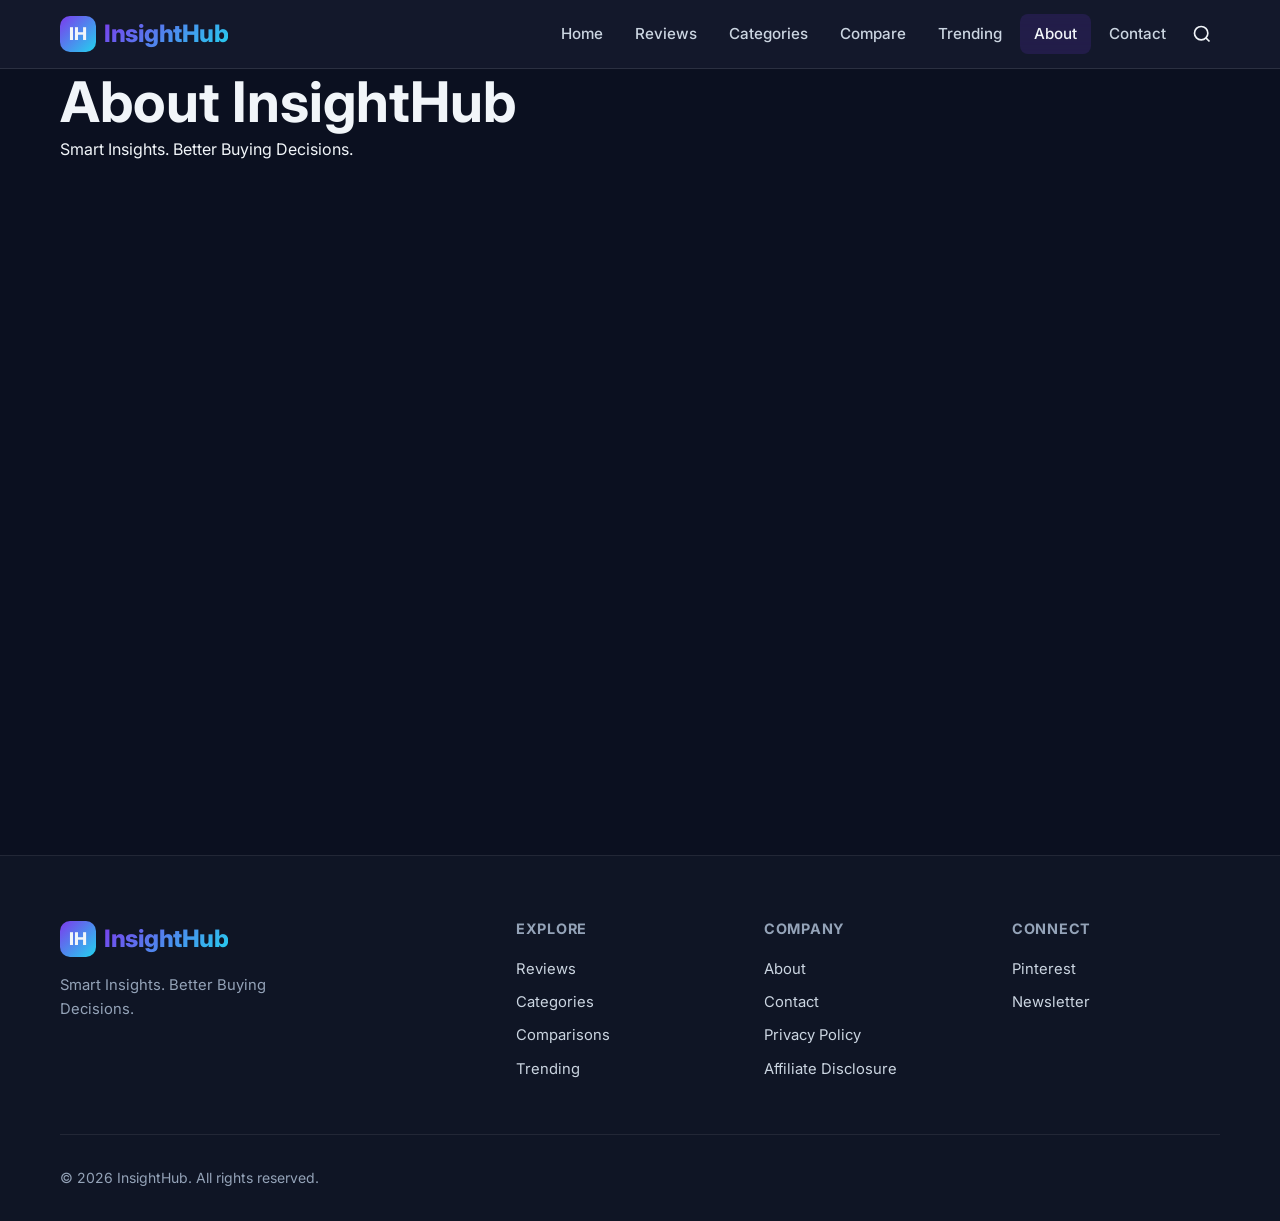
<file: about.html>
<!DOCTYPE html>
<html lang="en">
<head>
  <meta charset="UTF-8">
  <meta name="viewport" content="width=device-width, initial-scale=1.0">
  <title>About Us — InsightHub</title>
  <meta name="description" content="Learn about InsightHub — our mission to deliver honest product reviews and help you make smarter buying decisions.">
  <link rel="canonical" href="https://armeljr7.github.io/insighthub/about.html">
  <meta property="og:title" content="About Us — InsightHub">
  <meta property="og:description" content="Our mission: honest reviews and smarter buying decisions.">
  <meta property="og:type" content="website">
  <meta property="og:url" content="https://armeljr7.github.io/insighthub/about.html">
  <meta name="twitter:card" content="summary">
  <link rel="icon" href="favicon.ico" type="image/x-icon">
  <link rel="preconnect" href="https://fonts.googleapis.com">
  <link rel="preconnect" href="https://fonts.gstatic.com" crossorigin>
  <link href="https://fonts.googleapis.com/css2?family=Inter:wght@400;500;600;700;800&display=swap" rel="stylesheet">
  <link rel="stylesheet" href="css/style.css">
</head>
<body>
  <nav class="navbar" role="navigation" aria-label="Main navigation">
    <div class="nav-container">
      <a href="index.html" class="logo"><div class="logo-icon">IH</div><span>InsightHub</span></a>
      <div class="nav-links">
        <a href="index.html">Home</a>
        <a href="reviews.html">Reviews</a>
        <a href="categories.html">Categories</a>
        <a href="comparison.html">Compare</a>
        <a href="trending.html">Trending</a>
        <a href="about.html" class="active">About</a>
        <a href="contact.html">Contact</a>
        <button class="search-btn" aria-label="Open search"><svg width="20" height="20" fill="none" stroke="currentColor" stroke-width="2" viewBox="0 0 24 24"><circle cx="11" cy="11" r="8"/><path d="m21 21-4.35-4.35"/></svg></button>
      </div>
      <button class="menu-toggle" aria-label="Toggle mobile menu"><span></span><span></span><span></span></button>
    </div>
  </nav>
  <div class="mobile-nav">
    <a href="index.html">Home</a>
    <a href="reviews.html">Reviews</a>
    <a href="categories.html">Categories</a>
    <a href="comparison.html">Compare</a>
    <a href="trending.html">Trending</a>
    <a href="about.html">About</a>
    <a href="contact.html">Contact</a>
  </div>
  <div class="search-overlay" role="dialog" aria-label="Search">
    <button class="search-close" aria-label="Close search">&times;</button>
    <div class="search-box">
      <span class="search-icon">🔍</span>
      <input type="search" placeholder="Search products, reviews, categories..." aria-label="Search products">
      <div class="search-results"></div>
    </div>
  </div>

  <header class="page-header">
    <div class="container">
      <h1>About InsightHub</h1>
      <p>Smart Insights. Better Buying Decisions.</p>
    </div>
  </header>

  <section class="section" style="padding-top: 0;">
    <div class="container">
      <div class="content-page fade-in">
        <h2>Our Mission</h2>
        <p>InsightHub exists to cut through marketing noise. We publish honest, detailed product reviews, clear comparisons, and practical buying guides so you can spend with confidence — not regret.</p>
        <p>We believe every purchase should be informed by real-world testing, transparent ratings, and straightforward recommendations. No hype. No fluff. Just insights that help you decide.</p>

        <h2>How We Work</h2>
        <p>Every review follows a consistent structure: overall score, key features, pros and cons, a clear verdict, and current pricing context. We test products when possible and synthesize expert and user feedback when hands-on testing isn’t available.</p>
        <p>Our comparison tables put ratings, strengths, weaknesses, ideal use cases, and prices side by side so you can see the trade-offs instantly.</p>

        <h2>Independence & Transparency</h2>
        <p>InsightHub participates in affiliate programs. When you buy through our links, we may earn a commission at no extra cost to you. This revenue supports our research and keeps the site free for readers.</p>
        <p>Affiliate relationships never dictate our scores or recommendations. We disclose this clearly on every relevant page. Read our full <a href="disclosure.html">Affiliate Disclosure</a>.</p>

        <h2>Categories We Cover</h2>
        <p>Tech, Gaming, Home, Fitness, Office, Mobile, Audio, and Lifestyle. We focus on products where a thoughtful purchase decision makes a meaningful difference in daily life.</p>

        <h2>Get in Touch</h2>
        <p>Questions, product suggestions, or feedback? We’d love to hear from you. Visit our <a href="contact.html">Contact</a> page or reach out via the newsletter signup on the homepage.</p>
      </div>
    </div>
  </section>

  <footer class="footer">
    <div class="container">
      <div class="footer-grid">
        <div class="footer-brand">
          <a href="index.html" class="logo"><div class="logo-icon">IH</div><span>InsightHub</span></a>
          <p>Smart Insights. Better Buying Decisions.</p>
        </div>
        <div class="footer-col">
          <h4>Explore</h4>
          <a href="reviews.html">Reviews</a>
          <a href="categories.html">Categories</a>
          <a href="comparison.html">Comparisons</a>
          <a href="trending.html">Trending</a>
        </div>
        <div class="footer-col">
          <h4>Company</h4>
          <a href="about.html">About</a>
          <a href="contact.html">Contact</a>
          <a href="privacy.html">Privacy Policy</a>
          <a href="disclosure.html">Affiliate Disclosure</a>
        </div>
        <div class="footer-col">
          <h4>Connect</h4>
          <a href="https://pinterest.com" target="_blank" rel="noopener">Pinterest</a>
          <a href="contact.html">Newsletter</a>
        </div>
      </div>
      <div class="footer-bottom">
        <p>&copy; 2026 InsightHub. All rights reserved.</p>
      </div>
    </div>
  </footer>
  <script src="js/script.js"></script>
</body>
</html>
</file>
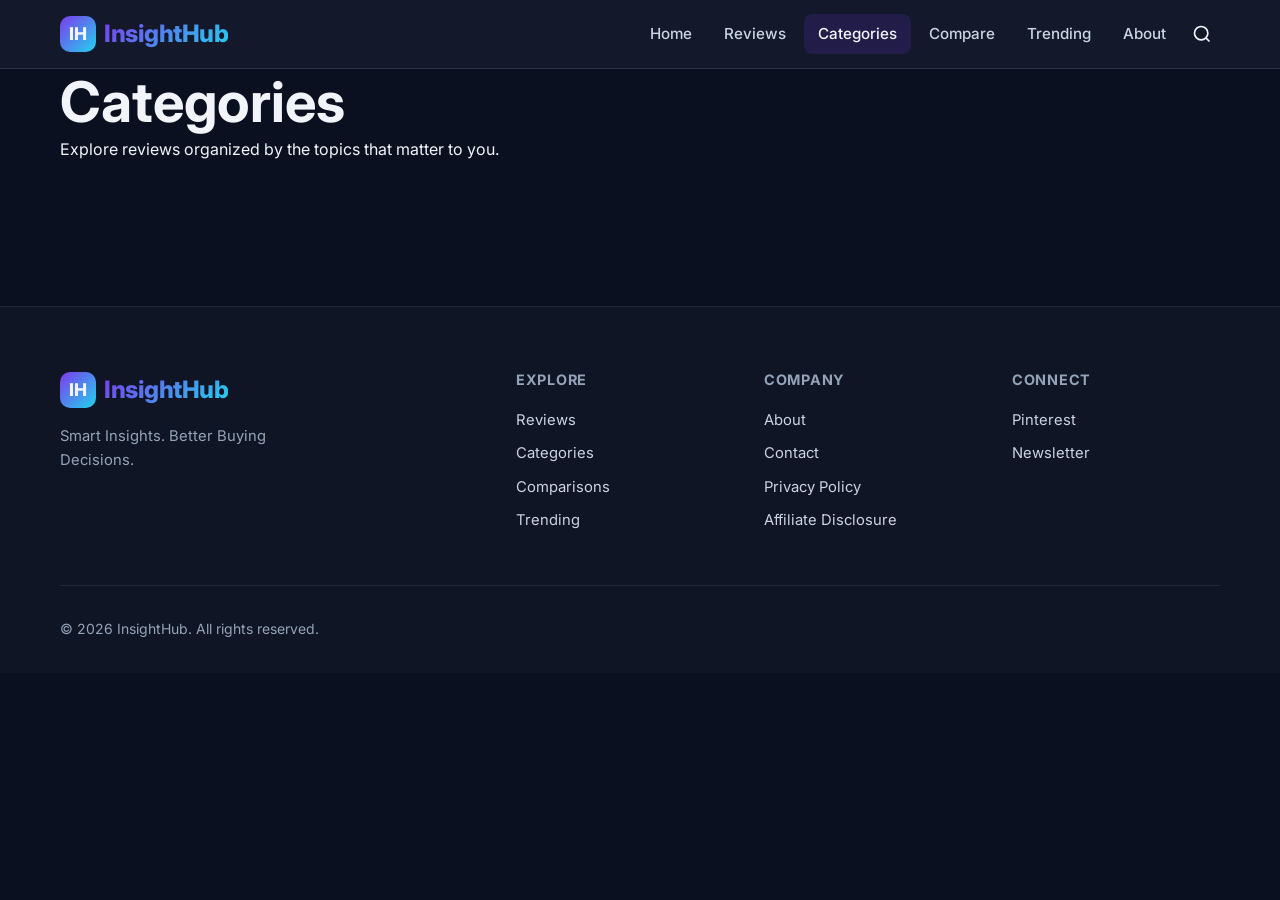
<file: categories.html>
<!DOCTYPE html>
<html lang="en">
<head>
  <meta charset="UTF-8">
  <meta name="viewport" content="width=device-width, initial-scale=1.0">
  <title>Categories — InsightHub</title>
  <meta name="description" content="Browse product reviews by category: Tech, Gaming, Home, Fitness, Office, Mobile, Audio, and Lifestyle.">
  <link rel="canonical" href="https://yourusername.github.io/InsightHub/categories.html">
  <meta property="og:title" content="Categories — InsightHub">
  <meta property="og:description" content="Browse product reviews by category.">
  <meta property="og:type" content="website">
  <meta property="og:url" content="https://yourusername.github.io/InsightHub/categories.html">
  <meta name="twitter:card" content="summary">
  <link rel="icon" href="favicon.ico" type="image/x-icon">
  <link rel="preconnect" href="https://fonts.googleapis.com">
  <link rel="preconnect" href="https://fonts.gstatic.com" crossorigin>
  <link href="https://fonts.googleapis.com/css2?family=Inter:wght@400;500;600;700;800&display=swap" rel="stylesheet">
  <link rel="stylesheet" href="css/style.css">
</head>
<body>
  <nav class="navbar" role="navigation" aria-label="Main navigation">
    <div class="nav-container">
      <a href="index.html" class="logo"><div class="logo-icon">IH</div><span>InsightHub</span></a>
      <div class="nav-links">
        <a href="index.html">Home</a>
        <a href="reviews.html">Reviews</a>
        <a href="categories.html" class="active">Categories</a>
        <a href="comparison.html">Compare</a>
        <a href="trending.html">Trending</a>
        <a href="about.html">About</a>
        <button class="search-btn" aria-label="Open search"><svg width="20" height="20" fill="none" stroke="currentColor" stroke-width="2" viewBox="0 0 24 24"><circle cx="11" cy="11" r="8"/><path d="m21 21-4.35-4.35"/></svg></button>
      </div>
      <button class="menu-toggle" aria-label="Toggle mobile menu"><span></span><span></span><span></span></button>
    </div>
  </nav>
  <div class="mobile-nav">
    <a href="index.html">Home</a>
    <a href="reviews.html">Reviews</a>
    <a href="categories.html">Categories</a>
    <a href="comparison.html">Compare</a>
    <a href="trending.html">Trending</a>
    <a href="about.html">About</a>
    <a href="contact.html">Contact</a>
  </div>
  <div class="search-overlay" role="dialog" aria-label="Search">
    <button class="search-close" aria-label="Close search">&times;</button>
    <div class="search-box">
      <span class="search-icon">🔍</span>
      <input type="search" placeholder="Search products, reviews, categories..." aria-label="Search products">
      <div class="search-results"></div>
    </div>
  </div>

  <header class="page-header">
    <div class="container">
      <h1>Categories</h1>
      <p>Explore reviews organized by the topics that matter to you.</p>
    </div>
  </header>

  <section class="section" style="padding-top: 0;">
    <div class="container">
      <!-- Dynamic Categories Grid: Automatically populated by js/script.js -->
      <div class="grid-4" id="categories-page-grid"></div>
    </div>
  </section>

  <footer class="footer">
    <div class="container">
      <div class="footer-grid">
        <div class="footer-brand">
          <a href="index.html" class="logo"><div class="logo-icon">IH</div><span>InsightHub</span></a>
          <p>Smart Insights. Better Buying Decisions.</p>
        </div>
        <div class="footer-col">
          <h4>Explore</h4>
          <a href="reviews.html">Reviews</a>
          <a href="categories.html">Categories</a>
          <a href="comparison.html">Comparisons</a>
          <a href="trending.html">Trending</a>
        </div>
        <div class="footer-col">
          <h4>Company</h4>
          <a href="about.html">About</a>
          <a href="contact.html">Contact</a>
          <a href="privacy.html">Privacy Policy</a>
          <a href="disclosure.html">Affiliate Disclosure</a>
        </div>
        <div class="footer-col">
          <h4>Connect</h4>
          <a href="https://pinterest.com" target="_blank" rel="noopener">Pinterest</a>
          <a href="contact.html">Newsletter</a>
        </div>
      </div>
      <div class="footer-bottom">
        <p>&copy; 2026 InsightHub. All rights reserved.</p>
      </div>
    </div>
  </footer>
  <script src="js/script.js"></script>
</body>
</html>
</file>
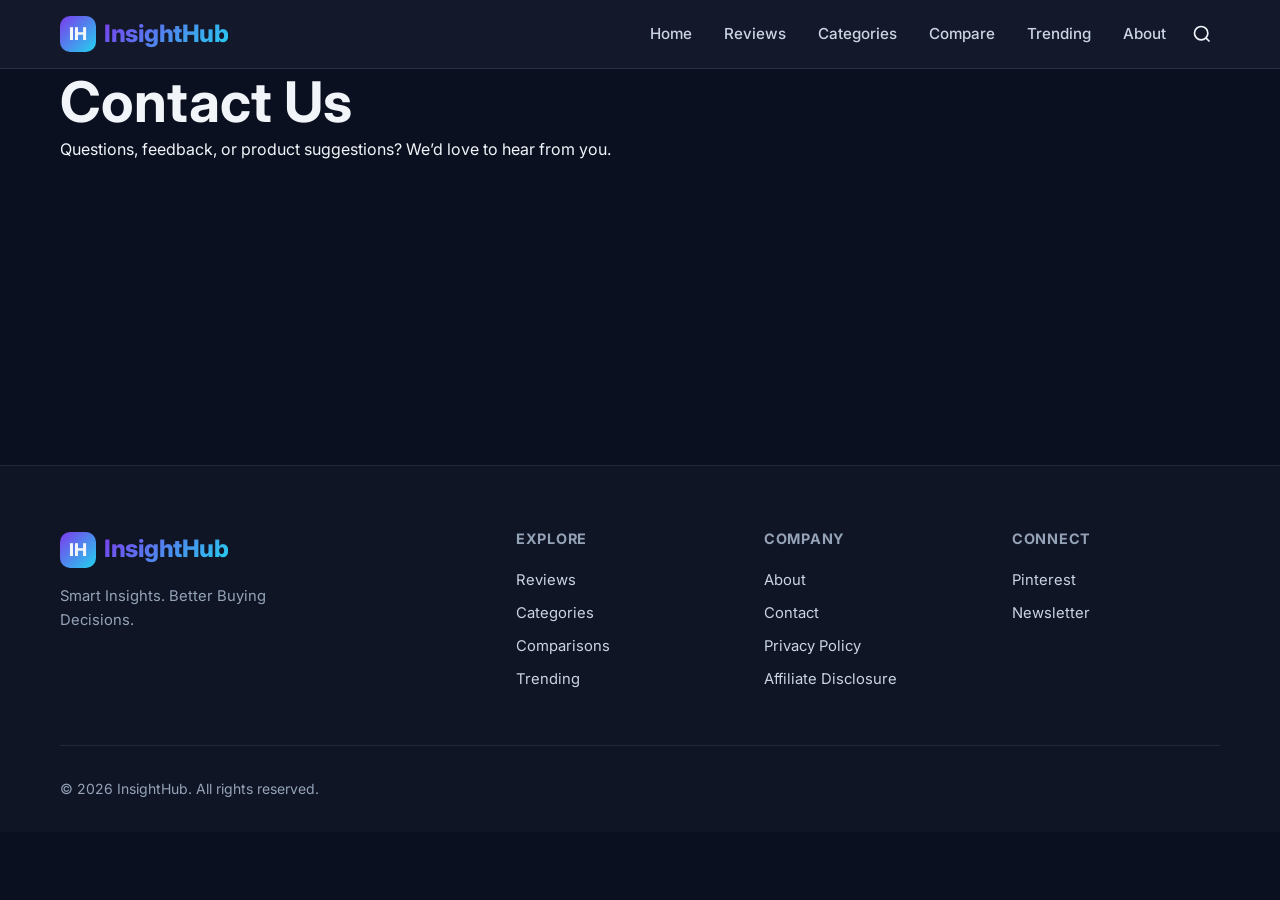
<file: contact.html>
<!DOCTYPE html>
<html lang="en">
<head>
  <meta charset="UTF-8">
  <meta name="viewport" content="width=device-width, initial-scale=1.0">
  <title>Contact — InsightHub</title>
  <meta name="description" content="Get in touch with InsightHub. Questions, feedback, or product suggestions welcome.">
  <link rel="canonical" href="https://yourusername.github.io/InsightHub/contact.html">
  <meta property="og:title" content="Contact — InsightHub">
  <meta property="og:description" content="Get in touch with the InsightHub team.">
  <meta property="og:type" content="website">
  <meta property="og:url" content="https://yourusername.github.io/InsightHub/contact.html">
  <meta name="twitter:card" content="summary">
  <link rel="icon" href="favicon.ico" type="image/x-icon">
  <link rel="preconnect" href="https://fonts.googleapis.com">
  <link rel="preconnect" href="https://fonts.gstatic.com" crossorigin>
  <link href="https://fonts.googleapis.com/css2?family=Inter:wght@400;500;600;700;800&display=swap" rel="stylesheet">
  <link rel="stylesheet" href="css/style.css">
</head>
<body>
  <nav class="navbar" role="navigation" aria-label="Main navigation">
    <div class="nav-container">
      <a href="index.html" class="logo"><div class="logo-icon">IH</div><span>InsightHub</span></a>
      <div class="nav-links">
        <a href="index.html">Home</a>
        <a href="reviews.html">Reviews</a>
        <a href="categories.html">Categories</a>
        <a href="comparison.html">Compare</a>
        <a href="trending.html">Trending</a>
        <a href="about.html">About</a>
        <button class="search-btn" aria-label="Open search"><svg width="20" height="20" fill="none" stroke="currentColor" stroke-width="2" viewBox="0 0 24 24"><circle cx="11" cy="11" r="8"/><path d="m21 21-4.35-4.35"/></svg></button>
      </div>
      <button class="menu-toggle" aria-label="Toggle mobile menu"><span></span><span></span><span></span></button>
    </div>
  </nav>
  <div class="mobile-nav">
    <a href="index.html">Home</a>
    <a href="reviews.html">Reviews</a>
    <a href="categories.html">Categories</a>
    <a href="comparison.html">Compare</a>
    <a href="trending.html">Trending</a>
    <a href="about.html">About</a>
    <a href="contact.html">Contact</a>
  </div>
  <div class="search-overlay" role="dialog" aria-label="Search">
    <button class="search-close" aria-label="Close search">&times;</button>
    <div class="search-box">
      <span class="search-icon">🔍</span>
      <input type="search" placeholder="Search products, reviews, categories..." aria-label="Search products">
      <div class="search-results"></div>
    </div>
  </div>

  <header class="page-header">
    <div class="container">
      <h1>Contact Us</h1>
      <p>Questions, feedback, or product suggestions? We’d love to hear from you.</p>
    </div>
  </header>

  <section class="section" style="padding-top: 0;">
    <div class="container">
      <form class="contact-form fade-in" action="#" method="post" onsubmit="event.preventDefault(); this.querySelector('button').textContent='Message Sent!'; this.reset(); setTimeout(()=>{this.querySelector('button').textContent='Send Message'},3000);">
        <div class="form-group">
          <label for="name">Name</label>
          <input type="text" id="name" name="name" required placeholder="Your name" autocomplete="name">
        </div>
        <div class="form-group">
          <label for="email">Email</label>
          <input type="email" id="email" name="email" required placeholder="you@example.com" autocomplete="email">
        </div>
        <div class="form-group">
          <label for="subject">Subject</label>
          <select id="subject" name="subject">
            <option value="general">General Inquiry</option>
            <option value="feedback">Feedback</option>
            <option value="suggestion">Product Suggestion</option>
            <option value="partnership">Partnership</option>
            <option value="other">Other</option>
          </select>
        </div>
        <div class="form-group">
          <label for="message">Message</label>
          <textarea id="message" name="message" required placeholder="How can we help?"></textarea>
        </div>
        <button type="submit" class="btn btn-primary" style="width:100%;">Send Message</button>
      </form>
    </div>
  </section>

  <footer class="footer">
    <div class="container">
      <div class="footer-grid">
        <div class="footer-brand">
          <a href="index.html" class="logo"><div class="logo-icon">IH</div><span>InsightHub</span></a>
          <p>Smart Insights. Better Buying Decisions.</p>
        </div>
        <div class="footer-col">
          <h4>Explore</h4>
          <a href="reviews.html">Reviews</a>
          <a href="categories.html">Categories</a>
          <a href="comparison.html">Comparisons</a>
          <a href="trending.html">Trending</a>
        </div>
        <div class="footer-col">
          <h4>Company</h4>
          <a href="about.html">About</a>
          <a href="contact.html">Contact</a>
          <a href="privacy.html">Privacy Policy</a>
          <a href="disclosure.html">Affiliate Disclosure</a>
        </div>
        <div class="footer-col">
          <h4>Connect</h4>
          <a href="https://pinterest.com" target="_blank" rel="noopener">Pinterest</a>
          <a href="contact.html">Newsletter</a>
        </div>
      </div>
      <div class="footer-bottom">
        <p>&copy; 2026 InsightHub. All rights reserved.</p>
      </div>
    </div>
  </footer>
  <script src="js/script.js"></script>
</body>
</html>
</file>
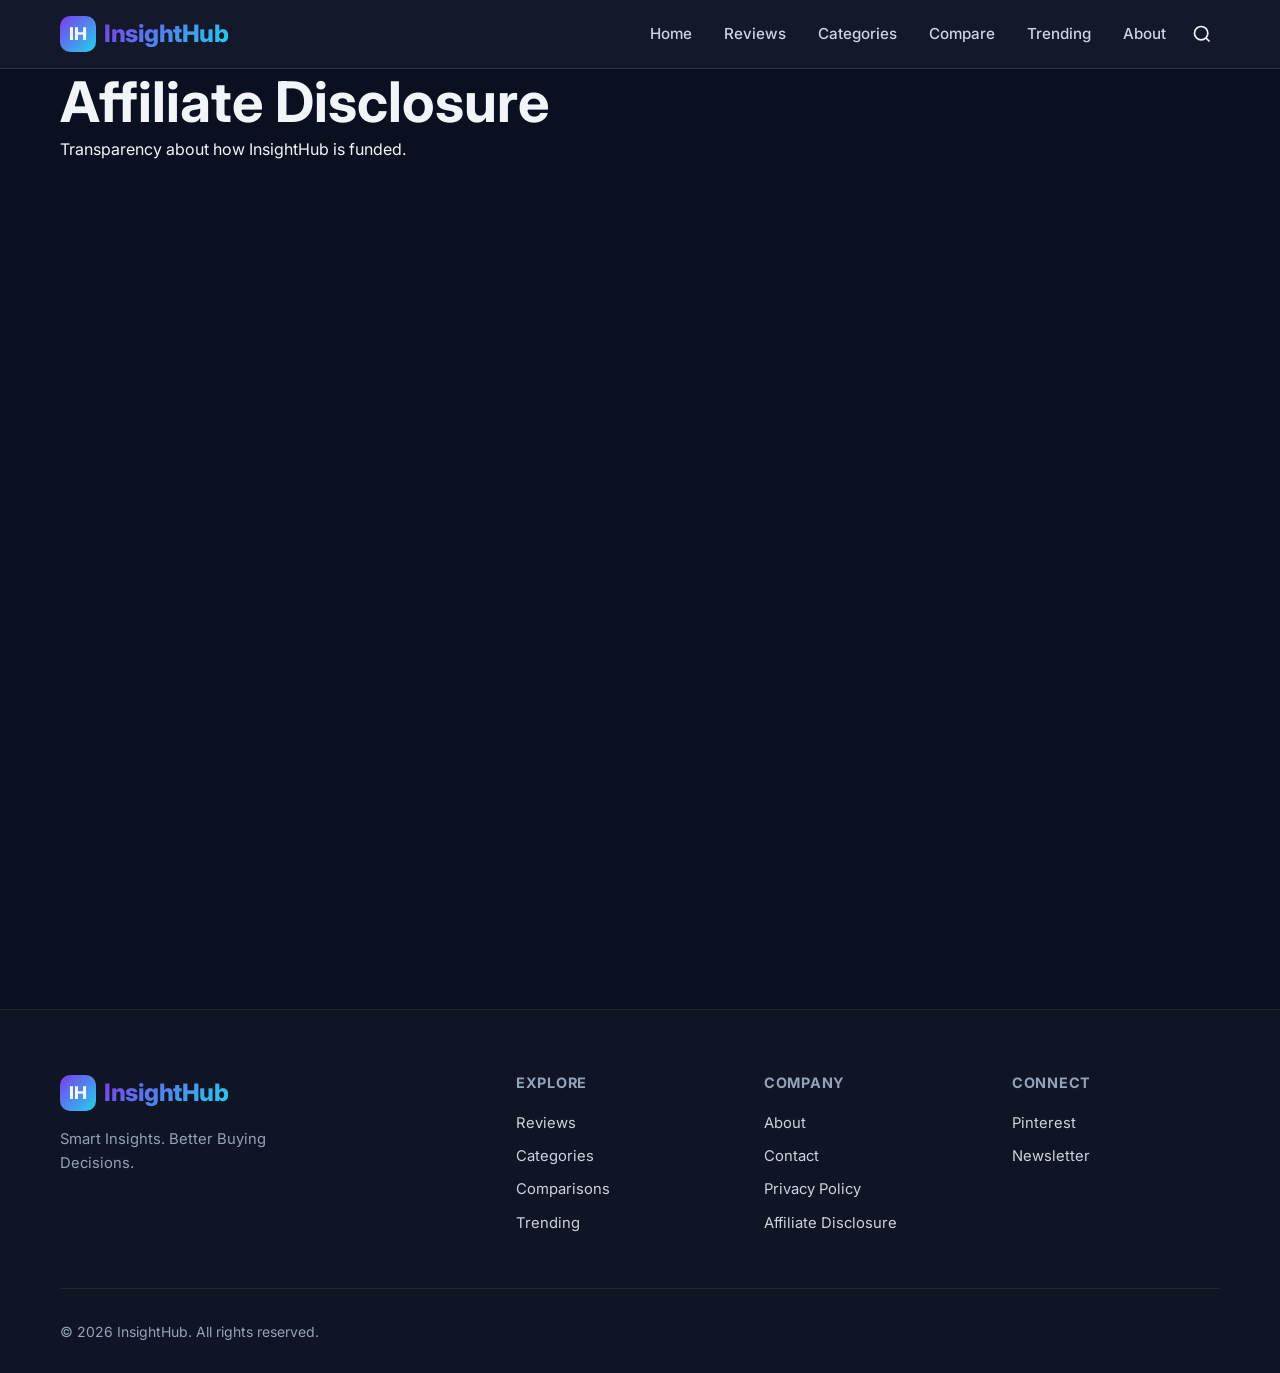
<file: disclosure.html>
<!DOCTYPE html>
<html lang="en">
<head>
  <meta charset="UTF-8">
  <meta name="viewport" content="width=device-width, initial-scale=1.0">
  <title>Affiliate Disclosure — InsightHub</title>
  <meta name="description" content="InsightHub affiliate disclosure. How we earn commissions and maintain editorial independence.">
  <link rel="canonical" href="https://yourusername.github.io/InsightHub/disclosure.html">
  <meta property="og:title" content="Affiliate Disclosure — InsightHub">
  <meta property="og:type" content="website">
  <meta property="og:url" content="https://yourusername.github.io/InsightHub/disclosure.html">
  <meta name="twitter:card" content="summary">
  <link rel="icon" href="favicon.ico" type="image/x-icon">
  <link rel="preconnect" href="https://fonts.googleapis.com">
  <link rel="preconnect" href="https://fonts.gstatic.com" crossorigin>
  <link href="https://fonts.googleapis.com/css2?family=Inter:wght@400;500;600;700;800&display=swap" rel="stylesheet">
  <link rel="stylesheet" href="css/style.css">
</head>
<body>
  <nav class="navbar" role="navigation" aria-label="Main navigation">
    <div class="nav-container">
      <a href="index.html" class="logo"><div class="logo-icon">IH</div><span>InsightHub</span></a>
      <div class="nav-links">
        <a href="index.html">Home</a>
        <a href="reviews.html">Reviews</a>
        <a href="categories.html">Categories</a>
        <a href="comparison.html">Compare</a>
        <a href="trending.html">Trending</a>
        <a href="about.html">About</a>
        <button class="search-btn" aria-label="Open search"><svg width="20" height="20" fill="none" stroke="currentColor" stroke-width="2" viewBox="0 0 24 24"><circle cx="11" cy="11" r="8"/><path d="m21 21-4.35-4.35"/></svg></button>
      </div>
      <button class="menu-toggle" aria-label="Toggle mobile menu"><span></span><span></span><span></span></button>
    </div>
  </nav>
  <div class="mobile-nav">
    <a href="index.html">Home</a>
    <a href="reviews.html">Reviews</a>
    <a href="categories.html">Categories</a>
    <a href="comparison.html">Compare</a>
    <a href="trending.html">Trending</a>
    <a href="about.html">About</a>
    <a href="contact.html">Contact</a>
  </div>
  <div class="search-overlay" role="dialog" aria-label="Search">
    <button class="search-close" aria-label="Close search">&times;</button>
    <div class="search-box">
      <span class="search-icon">🔍</span>
      <input type="search" placeholder="Search products..." aria-label="Search">
      <div class="search-results"></div>
    </div>
  </div>

  <header class="page-header">
    <div class="container">
      <h1>Affiliate Disclosure</h1>
      <p>Transparency about how InsightHub is funded.</p>
    </div>
  </header>

  <section class="section" style="padding-top: 0;">
    <div class="container">
      <div class="content-page fade-in">
        <h2>Our Commitment to Transparency</h2>
        <p>InsightHub participates in various affiliate marketing programs. This means that when you click certain links on our site and make a purchase, we may receive a commission from the retailer or manufacturer — at no additional cost to you.</p>

        <h2>How Affiliate Links Work</h2>
        <p>Affiliate links are typically marked with attributes such as <code>rel="nofollow sponsored"</code> and appear as buttons labeled “Check Latest Price,” “Check Price,” or similar. When you use these links:</p>
        <ul>
          <li>You are directed to a retailer’s website</li>
          <li>The retailer may track that you arrived via our referral</li>
          <li>If you complete a purchase, we may earn a small commission</li>
          <li>The price you pay is the same as if you visited the retailer directly</li>
        </ul>

        <h2>Editorial Independence</h2>
        <p>Affiliate relationships do not influence our product ratings, verdicts, or recommendations. We evaluate products based on features, performance, value, and real-world suitability. Commissions help cover the cost of research, testing, and keeping the site free for readers.</p>

        <h2>Programs We May Participate In</h2>
        <p>We may participate in programs operated by Amazon, major electronics retailers, and other merchants. Participation can change over time. Individual product links will indicate the relevant merchant when you click through.</p>

        <h2>Your Support</h2>
        <p>When you choose to purchase through our links, you help support independent reviews and buying guides. Thank you for your support.</p>

        <h2>Questions</h2>
        <p>If you have questions about our affiliate practices, please reach out via our <a href="contact.html">Contact</a> page.</p>

        <div class="affiliate-disclaimer" style="margin-top:2rem;">
          <strong>Summary:</strong> We may earn a commission when you buy through links on InsightHub. This never changes the price you pay and does not affect our honest recommendations.
        </div>
      </div>
    </div>
  </section>

  <footer class="footer">
    <div class="container">
      <div class="footer-grid">
        <div class="footer-brand">
          <a href="index.html" class="logo"><div class="logo-icon">IH</div><span>InsightHub</span></a>
          <p>Smart Insights. Better Buying Decisions.</p>
        </div>
        <div class="footer-col">
          <h4>Explore</h4>
          <a href="reviews.html">Reviews</a>
          <a href="categories.html">Categories</a>
          <a href="comparison.html">Comparisons</a>
          <a href="trending.html">Trending</a>
        </div>
        <div class="footer-col">
          <h4>Company</h4>
          <a href="about.html">About</a>
          <a href="contact.html">Contact</a>
          <a href="privacy.html">Privacy Policy</a>
          <a href="disclosure.html">Affiliate Disclosure</a>
        </div>
        <div class="footer-col">
          <h4>Connect</h4>
          <a href="https://pinterest.com" target="_blank" rel="noopener">Pinterest</a>
          <a href="contact.html">Newsletter</a>
        </div>
      </div>
      <div class="footer-bottom">
        <p>&copy; 2026 InsightHub. All rights reserved.</p>
      </div>
    </div>
  </footer>
  <script src="js/script.js"></script>
</body>
</html>
</file>
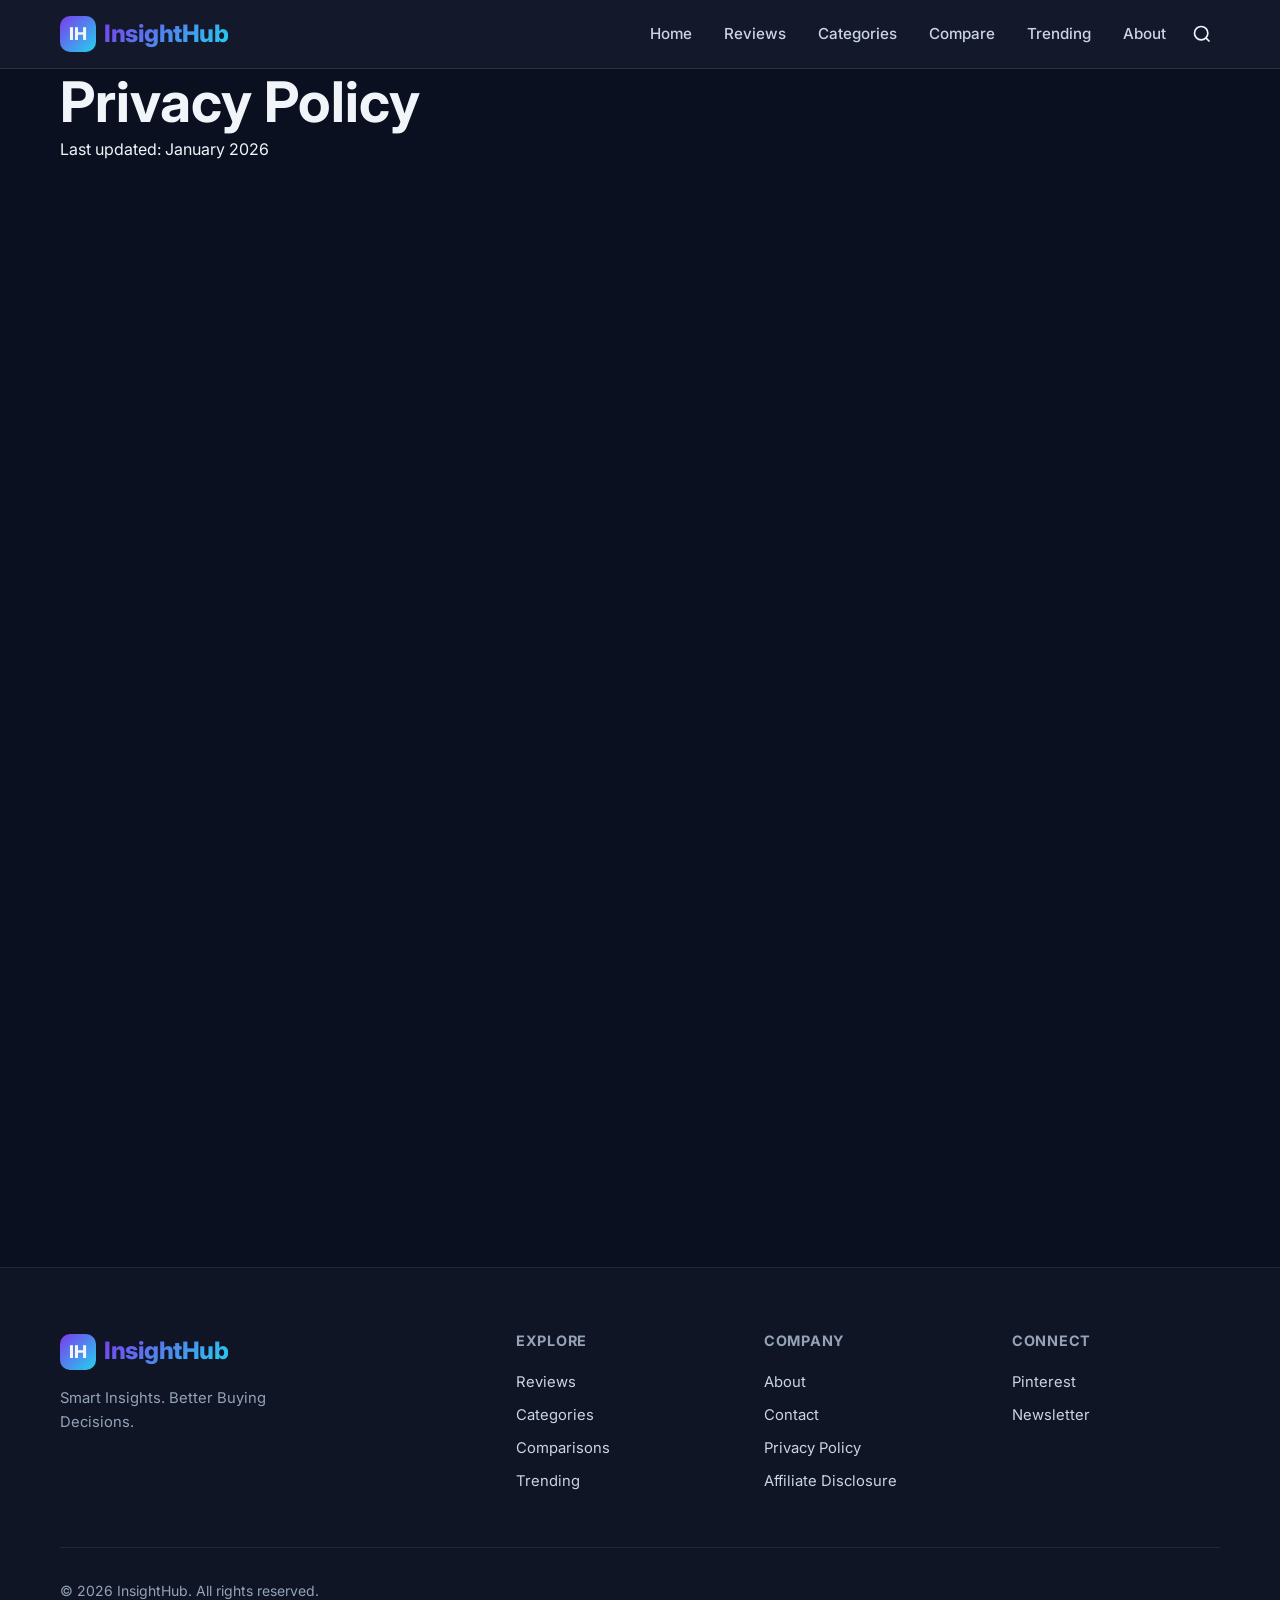
<file: privacy.html>
<!DOCTYPE html>
<html lang="en">
<head>
  <meta charset="UTF-8">
  <meta name="viewport" content="width=device-width, initial-scale=1.0">
  <title>Privacy Policy — InsightHub</title>
  <meta name="description" content="InsightHub Privacy Policy. How we collect, use, and protect your information.">
  <link rel="canonical" href="https://yourusername.github.io/InsightHub/privacy.html">
  <meta property="og:title" content="Privacy Policy — InsightHub">
  <meta property="og:type" content="website">
  <meta property="og:url" content="https://yourusername.github.io/InsightHub/privacy.html">
  <meta name="twitter:card" content="summary">
  <link rel="icon" href="favicon.ico" type="image/x-icon">
  <link rel="preconnect" href="https://fonts.googleapis.com">
  <link rel="preconnect" href="https://fonts.gstatic.com" crossorigin>
  <link href="https://fonts.googleapis.com/css2?family=Inter:wght@400;500;600;700;800&display=swap" rel="stylesheet">
  <link rel="stylesheet" href="css/style.css">
</head>
<body>
  <nav class="navbar" role="navigation" aria-label="Main navigation">
    <div class="nav-container">
      <a href="index.html" class="logo"><div class="logo-icon">IH</div><span>InsightHub</span></a>
      <div class="nav-links">
        <a href="index.html">Home</a>
        <a href="reviews.html">Reviews</a>
        <a href="categories.html">Categories</a>
        <a href="comparison.html">Compare</a>
        <a href="trending.html">Trending</a>
        <a href="about.html">About</a>
        <button class="search-btn" aria-label="Open search"><svg width="20" height="20" fill="none" stroke="currentColor" stroke-width="2" viewBox="0 0 24 24"><circle cx="11" cy="11" r="8"/><path d="m21 21-4.35-4.35"/></svg></button>
      </div>
      <button class="menu-toggle" aria-label="Toggle mobile menu"><span></span><span></span><span></span></button>
    </div>
  </nav>
  <div class="mobile-nav">
    <a href="index.html">Home</a>
    <a href="reviews.html">Reviews</a>
    <a href="categories.html">Categories</a>
    <a href="comparison.html">Compare</a>
    <a href="trending.html">Trending</a>
    <a href="about.html">About</a>
    <a href="contact.html">Contact</a>
  </div>
  <div class="search-overlay" role="dialog" aria-label="Search">
    <button class="search-close" aria-label="Close search">&times;</button>
    <div class="search-box">
      <span class="search-icon">🔍</span>
      <input type="search" placeholder="Search products..." aria-label="Search">
      <div class="search-results"></div>
    </div>
  </div>

  <header class="page-header">
    <div class="container">
      <h1>Privacy Policy</h1>
      <p>Last updated: January 2026</p>
    </div>
  </header>

  <section class="section" style="padding-top: 0;">
    <div class="container">
      <div class="content-page fade-in">
        <h2>Introduction</h2>
        <p>InsightHub (“we,” “us,” or “our”) respects your privacy. This Privacy Policy explains how we collect, use, and protect information when you visit our website.</p>

        <h2>Information We Collect</h2>
        <p>We may collect information you voluntarily provide (such as email address when you subscribe to our newsletter or submit a contact form). We may also collect standard technical data such as browser type, device type, and pages visited through analytics tools.</p>

        <h2>How We Use Information</h2>
        <ul>
          <li>To respond to inquiries and provide customer support</li>
          <li>To send newsletters if you have opted in</li>
          <li>To improve our website and content</li>
          <li>To analyze traffic and usage patterns</li>
        </ul>

        <h2>Cookies & Analytics</h2>
        <p>We may use cookies and similar technologies for analytics and site functionality. You can control cookies through your browser settings. Third-party analytics providers may collect anonymized usage data according to their own privacy policies.</p>

        <h2>Affiliate Links</h2>
        <p>Our site contains affiliate links. When you click these links and make a purchase, the merchant may use cookies to track the referral. We do not control the privacy practices of third-party merchants. Please review their policies separately.</p>

        <h2>Third-Party Services</h2>
        <p>We may use services such as email newsletter providers, analytics platforms, and social sharing tools. These services have their own privacy policies governing how they handle data.</p>

        <h2>Data Security</h2>
        <p>We take reasonable measures to protect information submitted through our forms. No method of transmission over the internet is 100% secure.</p>

        <h2>Your Rights</h2>
        <p>Depending on your location, you may have rights to access, correct, or delete personal data we hold about you. Contact us via the <a href="contact.html">Contact</a> page to make a request.</p>

        <h2>Children’s Privacy</h2>
        <p>Our website is not directed at children under 13. We do not knowingly collect personal information from children.</p>

        <h2>Changes to This Policy</h2>
        <p>We may update this Privacy Policy from time to time. The “Last updated” date at the top will reflect the most recent revision.</p>

        <h2>Contact</h2>
        <p>For privacy-related questions, please use our <a href="contact.html">Contact</a> form.</p>
      </div>
    </div>
  </section>

  <footer class="footer">
    <div class="container">
      <div class="footer-grid">
        <div class="footer-brand">
          <a href="index.html" class="logo"><div class="logo-icon">IH</div><span>InsightHub</span></a>
          <p>Smart Insights. Better Buying Decisions.</p>
        </div>
        <div class="footer-col">
          <h4>Explore</h4>
          <a href="reviews.html">Reviews</a>
          <a href="categories.html">Categories</a>
          <a href="comparison.html">Comparisons</a>
          <a href="trending.html">Trending</a>
        </div>
        <div class="footer-col">
          <h4>Company</h4>
          <a href="about.html">About</a>
          <a href="contact.html">Contact</a>
          <a href="privacy.html">Privacy Policy</a>
          <a href="disclosure.html">Affiliate Disclosure</a>
        </div>
        <div class="footer-col">
          <h4>Connect</h4>
          <a href="https://pinterest.com" target="_blank" rel="noopener">Pinterest</a>
          <a href="contact.html">Newsletter</a>
        </div>
      </div>
      <div class="footer-bottom">
        <p>&copy; 2026 InsightHub. All rights reserved.</p>
      </div>
    </div>
  </footer>
  <script src="js/script.js"></script>
</body>
</html>
</file>
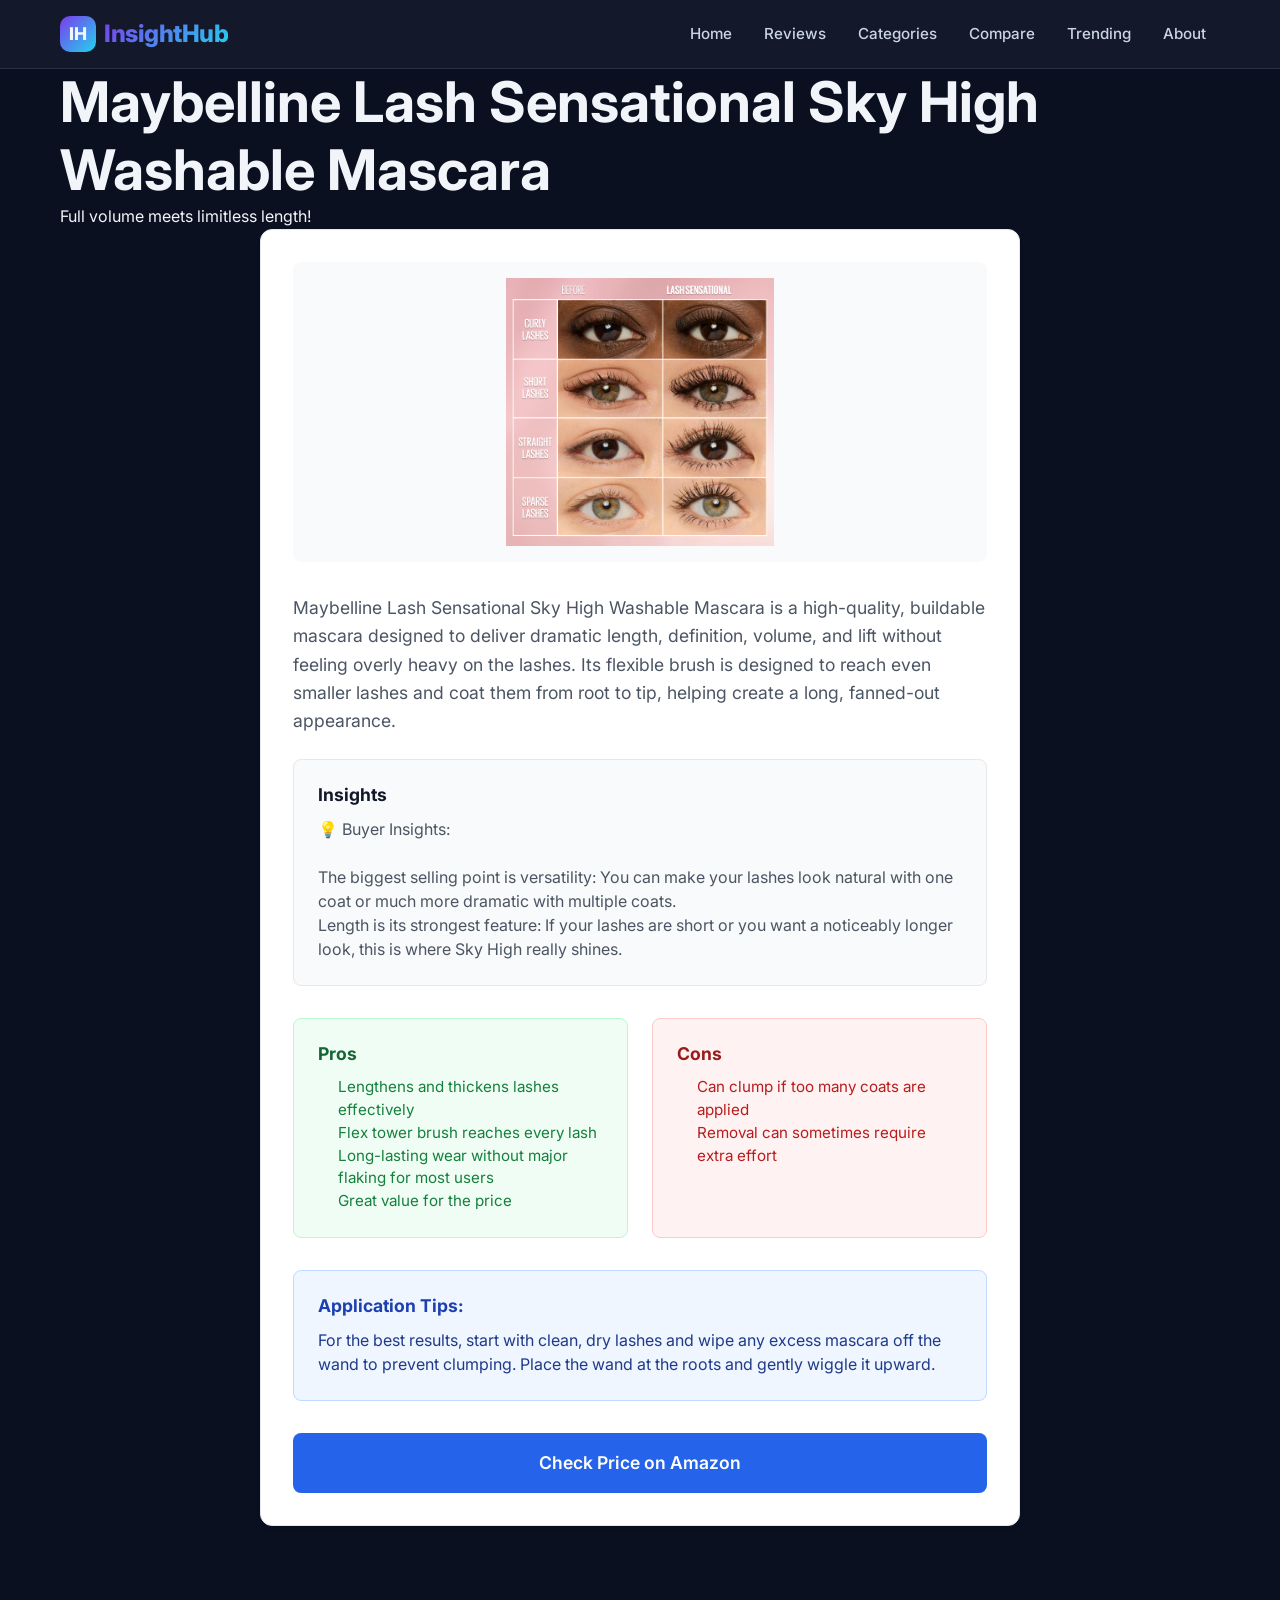
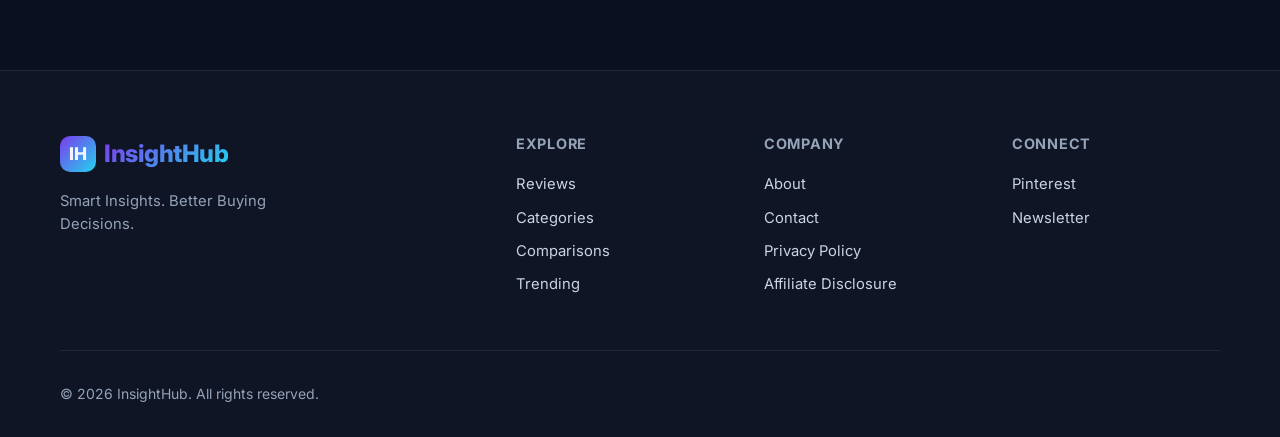
<file: product.html>
<!DOCTYPE html>
<html lang="en">
<head>
  <meta charset="UTF-8">
  <meta name="viewport" content="width=device-width, initial-scale=1.0">
  <title id="page-title">Product Review — InsightHub</title>
  <meta name="description" content="In-depth product review, pros, cons, and buying guide.">
  <link rel="canonical" href="https://armeljr7.github.io/insighthub/product.html">
  <link rel="icon" href="favicon.ico" type="image/x-icon">
  <link rel="preconnect" href="https://fonts.googleapis.com">
  <link rel="preconnect" href="https://fonts.gstatic.com" crossorigin>
  <link href="https://fonts.googleapis.com/css2?family=Inter:wght@400;500;600;700;800&display=swap" rel="stylesheet">
  <link rel="stylesheet" href="css/style.css">
</head>
<body>
  <nav class="navbar" role="navigation" aria-label="Main navigation">
    <div class="nav-container">
      <a href="index.html" class="logo"><div class="logo-icon">IH</div><span>InsightHub</span></a>
      <div class="nav-links">
        <a href="index.html">Home</a>
        <a href="reviews.html">Reviews</a>
        <a href="categories.html">Categories</a>
        <a href="comparison.html">Compare</a>
        <a href="trending.html">Trending</a>
        <a href="about.html">About</a>
      </div>
    </div>
  </nav>

  <header class="page-header">
    <div class="container">
      <h1 id="prod-name">Loading Product...</h1>
      <p id="prod-tagline">Please wait while we fetch the review details.</p>
    </div>
  </header>

  <section class="section" style="padding-top: 0;">
    <div class="container" style="max-width: 800px;">
      <div style="background: #ffffff; border-radius: 12px; padding: 2rem; box-shadow: 0 4px 6px -1px rgba(0,0,0,0.05); border: 1px solid #e5e7eb;">
        
        <!-- Product Image -->
        <div style="width: 100%; height: 300px; display: flex; align-items: center; justify-content: center; margin-bottom: 2rem; background: #f9fafb; border-radius: 8px;">
          <img id="prod-img" src="" alt="Product Image" style="max-height: 100%; object-fit: contain; padding: 1rem;">
        </div>

        <!-- Description -->
        <p id="prod-desc" style="color: #4b5563; font-size: 1.1rem; line-height: 1.6; margin-bottom: 1.5rem;"></p>
        
        <!-- Overall Review Box -->
        <div id="review-box" style="background: #f9fafb; border: 1px solid #e5e7eb; padding: 1.5rem; border-radius: 8px; margin-bottom: 2rem;">
          <h4 style="font-size: 1.1rem; color: #111827; margin-bottom: 0.75rem;">Insights</h4>
          <p id="prod-review" style="color: #4b5563; font-size: 1rem; line-height: 1.5; margin: 0; white-space: pre-line;"></p>
        </div>

        <!-- Pros & Cons Grid -->
        <div style="display: grid; grid-template-columns: 1fr 1fr; gap: 1.5rem; margin-bottom: 2rem;" id="pros-cons-container">
          <div style="background: #f0fdf4; border: 1px solid #bbf7d0; padding: 1.5rem; border-radius: 8px;">
            <h4 style="font-size: 1.1rem; color: #166534; margin-bottom: 0.75rem;">Pros</h4>
            <ul id="prod-pros" style="color: #15803d; margin: 0; padding-left: 1.25rem; font-size: 0.95rem; line-height: 1.5;"></ul>
          </div>
          <div style="background: #fef2f2; border: 1px solid #fecaca; padding: 1.5rem; border-radius: 8px;">
            <h4 style="font-size: 1.1rem; color: #991b1b; margin-bottom: 0.75rem;">Cons</h4>
            <ul id="prod-cons" style="color: #b91c1c; margin: 0; padding-left: 1.25rem; font-size: 0.95rem; line-height: 1.5;"></ul>
          </div>
        </div>

        <!-- Application Tips -->
        <div id="tips-box" style="background: #eff6ff; border: 1px solid #bfdbfe; padding: 1.5rem; border-radius: 8px; margin-bottom: 2rem;">
          <h4 style="font-size: 1.1rem; color: #1e40af; margin-bottom: 0.75rem;">Application Tips:</h4>
          <p id="prod-tips" style="color: #1e3a8a; font-size: 1rem; line-height: 1.5; margin: 0;"></p>
        </div>

        <!-- Buy Button -->
        <a id="prod-btn" href="#" target="_blank" rel="noopener" style="display: block; text-align: center; background: #2563eb; color: white; padding: 1rem 1.5rem; border-radius: 8px; font-weight: 600; text-decoration: none; font-size: 1.1rem;">Check Price on Amazon</a>
      
      </div>
    </div>
  </section>

  <footer class="footer">
    <div class="container">
      <div class="footer-grid">
        <div class="footer-brand">
          <a href="index.html" class="logo"><div class="logo-icon">IH</div><span>InsightHub</span></a>
          <p>Smart Insights. Better Buying Decisions.</p>
        </div>
        <div class="footer-col">
          <h4>Explore</h4>
          <a href="reviews.html">Reviews</a>
          <a href="categories.html">Categories</a>
          <a href="comparison.html">Comparisons</a>
          <a href="trending.html">Trending</a>
        </div>
        <div class="footer-col">
          <h4>Company</h4>
          <a href="about.html">About</a>
          <a href="contact.html">Contact</a>
          <a href="privacy.html">Privacy Policy</a>
          <a href="disclosure.html">Affiliate Disclosure</a>
        </div>
        <div class="footer-col">
          <h4>Connect</h4>
          <a href="https://pinterest.com" target="_blank" rel="noopener">Pinterest</a>
          <a href="contact.html">Newsletter</a>
        </div>
      </div>
      <div class="footer-bottom">
        <p>&copy; 2026 InsightHub. All rights reserved.</p>
      </div>
    </div>
  </footer>

  <script type="module">
    const productsData = {
      "sky-high": {
        name: "Maybelline Lash Sensational Sky High Washable Mascara",
        tagline: "Full volume meets limitless length!",
        image: "images/Maybelline.jpg",
        description: "Maybelline Lash Sensational Sky High Washable Mascara is a high-quality, buildable mascara designed to deliver dramatic length, definition, volume, and lift without feeling overly heavy on the lashes. Its flexible brush is designed to reach even smaller lashes and coat them from root to tip, helping create a long, fanned-out appearance.",
        review: `💡 Buyer Insights:\n\nThe biggest selling point is versatility: You can make your lashes look natural with one coat or much more dramatic with multiple coats.\nLength is its strongest feature: If your lashes are short or you want a noticeably longer look, this is where Sky High really shines.`,
        rating: "9.2",
        price: "$13",
        bestFor: "Budget-friendly length",
        badge: "Best Budget",
        pros: [
          "Lengthens and thickens lashes effectively",
          "Flex tower brush reaches every lash",
          "Long-lasting wear without major flaking for most users",
          "Great value for the price"
        ],
        cons: [
          "Can clump if too many coats are applied",
          "Removal can sometimes require extra effort"
        ],
        tips: "For the best results, start with clean, dry lashes and wipe any excess mascara off the wand to prevent clumping. Place the wand at the roots and gently wiggle it upward.",
        affiliateLink: "https://amzn.to/4x9gh96"
      },
      "lancome-hypnose": {
        name: "Lancôme Hypnôse Drama Extreme Volumizing Mascara",
        tagline: "Instant full volume for a dramatic lash look!",
        image: "images/Lancome.jpg",
        description: "Lancôme Hypnôse Drama Extreme Volumizing Mascara features a 24H wear formula designed for sensitive eyes, offering a clump-free, long-lasting, and intensely bold look with ultra-black pigment.",
        review: `💡 Buyer Insights:\n\nKnown for delivering intense, buildable volume without weighing down your lashes.\nThe oversized, curved brush coats every single lash instantly for high-impact definition.`,
        rating: "4.5",
        price: "$24",
        bestFor: "Extreme volume & luxury wear",
        badge: "Best Luxury",
        pros: [
          "Intense volume and 24-hour wear formula",
          "Safe for sensitive eyes and contact lens wearers",
          "Clump-free application with rich ultra-black pigment",
          "Curved brush lifts and coats effortlessly"
        ],
        cons: [
          "Higher price point compared to drugstore alternatives",
          "Oversized brush takes a little practice to avoid smudging"
        ],
        tips: "Sweep the curved side of the brush from root to tip using a zig-zag motion to maximize volume and separation.",
        affiliateLink: "https://amzn.to/4h3kCFi"
      }
    };

    document.addEventListener("DOMContentLoaded", function() {
      const urlParams = new URLSearchParams(window.location.search);
      const productId = urlParams.get("id") || "sky-high"; 
      const product = productsData[productId];

      if (product) {
        document.getElementById("page-title").innerText = product.name + " — InsightHub";
        document.getElementById("prod-name").innerText = product.name;
        document.getElementById("prod-tagline").innerText = product.tagline;
        document.getElementById("prod-img").src = product.image;
        document.getElementById("prod-img").alt = product.name;
        document.getElementById("prod-desc").innerText = product.description;
        document.getElementById("prod-review").innerText = product.review;
        
        // Populate Pros
        const prosList = document.getElementById("prod-pros");
        prosList.innerHTML = "";
        product.pros.forEach(pro => {
          const li = document.createElement("li");
          li.innerText = pro;
          prosList.appendChild(li);
        });

        // Populate Cons
        const consList = document.getElementById("prod-cons");
        consList.innerHTML = "";
        product.cons.forEach(con => {
          const li = document.createElement("li");
          li.innerText = con;
          consList.appendChild(li);
        });

        // Populate Tips
        document.getElementById("prod-tips").innerText = product.tips;
        document.getElementById("prod-btn").href = product.affiliateLink;

      } else {
        document.getElementById("prod-name").innerText = "Product Not Found";
        document.getElementById("prod-tagline").innerText = "The product you are looking for doesn't exist or has been removed.";
        document.getElementById("prod-img").parentElement.style.display = "none";
        document.getElementById("prod-desc").style.display = "none";
        document.getElementById("review-box").style.display = "none";
        document.getElementById("pros-cons-container").style.display = "none";
        document.getElementById("tips-box").style.display = "none";
        document.getElementById("prod-btn").style.display = "none";
      }
    });
  </script>
</body>
</html>
</file>
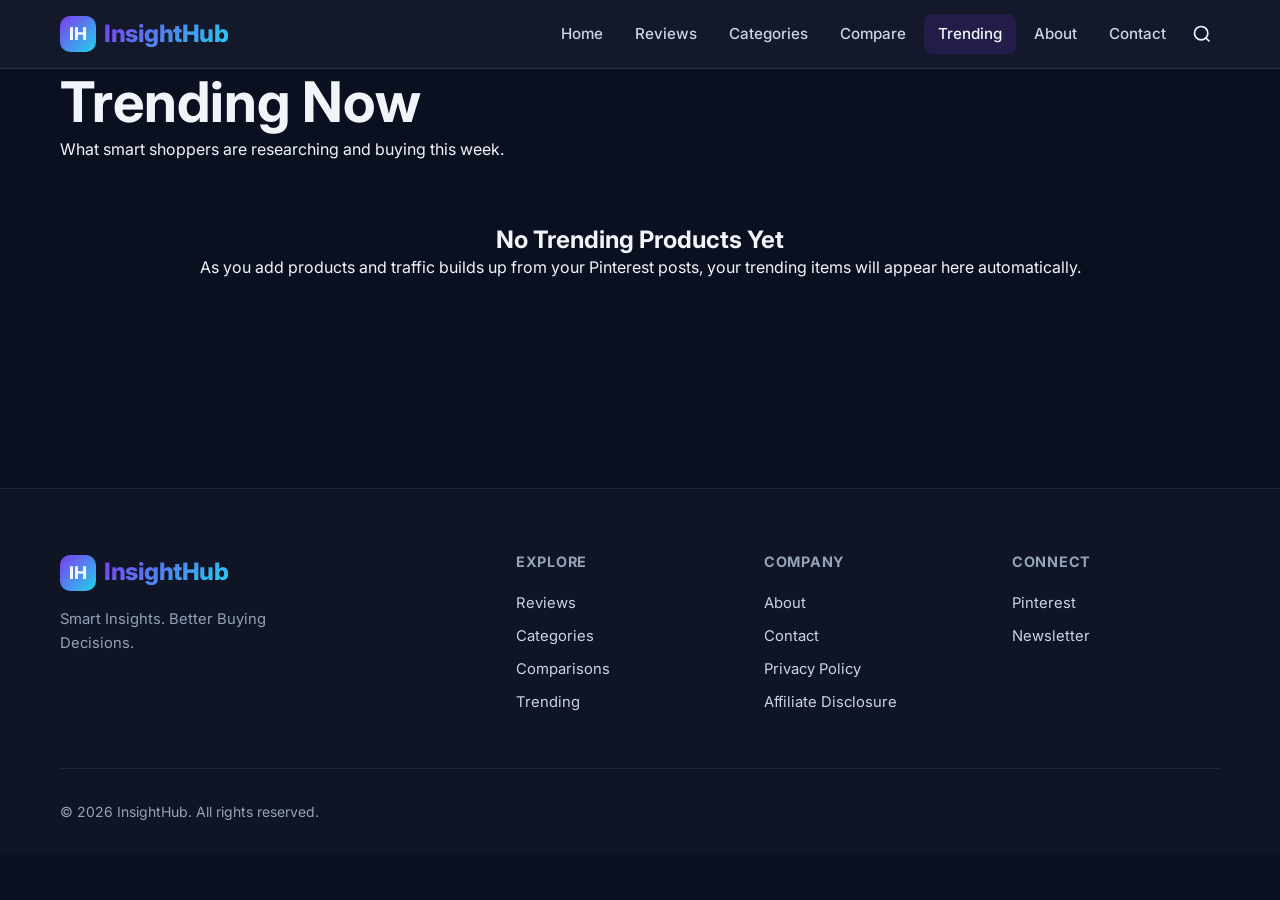
<file: trending.html>
<!DOCTYPE html>
<html lang="en">
<head>
  <meta charset="UTF-8">
  <meta name="viewport" content="width=device-width, initial-scale=1.0">
  <title>Trending Products — InsightHub</title>
  <meta name="description" content="See what's trending this week. Popular products, rising searches, and editor picks.">
  <link rel="canonical" href="https://armeljr7.github.io/insighthub/trending.html">
  <meta property="og:title" content="Trending Products — InsightHub">
  <meta property="og:description" content="What's trending this week in product reviews and buying guides.">
  <meta property="og:type" content="website">
  <meta property="og:url" content="https://armeljr7.github.io/insighthub/trending.html">
  <meta name="twitter:card" content="summary">
  <link rel="icon" href="favicon.ico" type="image/x-icon">
  <link rel="preconnect" href="https://fonts.googleapis.com">
  <link rel="preconnect" href="https://fonts.gstatic.com" crossorigin>
  <link href="https://fonts.googleapis.com/css2?family=Inter:wght@400;500;600;700;800&display=swap" rel="stylesheet">
  <link rel="stylesheet" href="css/style.css">
</head>
<body>
  <nav class="navbar" role="navigation" aria-label="Main navigation">
    <div class="nav-container">
      <a href="index.html" class="logo"><div class="logo-icon">IH</div><span>InsightHub</span></a>
      <div class="nav-links">
        <a href="index.html">Home</a>
        <a href="reviews.html">Reviews</a>
        <a href="categories.html">Categories</a>
        <a href="comparison.html">Compare</a>
        <a href="trending.html" class="active">Trending</a>
        <a href="about.html">About</a>
        <a href="contact.html">Contact</a>
        <button class="search-btn" aria-label="Open search"><svg width="20" height="20" fill="none" stroke="currentColor" stroke-width="2" viewBox="0 0 24 24"><circle cx="11" cy="11" r="8"/><path d="m21 21-4.35-4.35"/></svg></button>
      </div>
      <button class="menu-toggle" aria-label="Toggle mobile menu"><span></span><span></span><span></span></button>
    </div>
  </nav>
  <div class="mobile-nav">
    <a href="index.html">Home</a>
    <a href="reviews.html">Reviews</a>
    <a href="categories.html">Categories</a>
    <a href="comparison.html">Compare</a>
    <a href="trending.html">Trending</a>
    <a href="about.html">About</a>
    <a href="contact.html">Contact</a>
  </div>
  <div class="search-overlay" role="dialog" aria-label="Search">
    <button class="search-close" aria-label="Close search">&times;</button>
    <div class="search-box">
      <span class="search-icon">🔍</span>
      <input type="search" placeholder="Search products, reviews, categories..." aria-label="Search products">
      <div class="search-results"></div>
    </div>
  </div>

  <header class="page-header">
    <div class="container">
      <h1>Trending Now</h1>
      <p>What smart shoppers are researching and buying this week.</p>
    </div>
  </header>

  <section class="section" style="padding-top: 0;">
    <div class="container">
      <!-- Custom Trending Products Grid Container -->
      <div class="grid-3" id="trending-grid">
        <!-- Fallback if array is empty -->
        <div style="grid-column: 1 / -1; text-align: center; padding: 4rem 0;">
          <h3>No Trending Products Yet</h3>
          <p>As you add products and traffic builds up from your Pinterest posts, your trending items will appear here automatically.</p>
        </div>
      </div>
    </div>
  </section>

  <footer class="footer">
    <div class="container">
      <div class="footer-grid">
        <div class="footer-brand">
          <a href="index.html" class="logo"><div class="logo-icon">IH</div><span>InsightHub</span></a>
          <p>Smart Insights. Better Buying Decisions.</p>
        </div>
        <div class="footer-col">
          <h4>Explore</h4>
          <a href="reviews.html">Reviews</a>
          <a href="categories.html">Categories</a>
          <a href="comparison.html">Comparisons</a>
          <a href="trending.html">Trending</a>
        </div>
        <div class="footer-col">
          <h4>Company</h4>
          <a href="about.html">About</a>
          <a href="contact.html">Contact</a>
          <a href="privacy.html">Privacy Policy</a>
          <a href="disclosure.html">Affiliate Disclosure</a>
        </div>
        <div class="footer-col">
          <h4>Connect</h4>
          <a href="https://pinterest.com" target="_blank" rel="noopener">Pinterest</a>
          <a href="contact.html">Newsletter</a>
        </div>
      </div>
      <div class="footer-bottom">
        <p>&copy; 2026 InsightHub. All rights reserved.</p>
      </div>
    </div>
  </footer>
  
  <script src="js/trending-data.js"></script>
  <script src="js/script.js"></script>
</body>
</html>
</file>
<file: css/style.css>
html, body {
  overflow-x: hidden;
  width: 100%;
  max-width: 100%;
  box-sizing: border-box;
}

*, *:before, *:after {
  box-sizing: inherit;
}

/* ============================================
    InsightHub - Premium Dark Mode Stylesheet
    Modern affiliate marketing website
    ============================================ */

:root {
  --primary: #7C3AED;
  --primary-hover: #6D28D9;
  --accent: #22D3EE;
  --accent-hover: #06B6D4;
  --bg: #0B1020;
  --bg-secondary: #0F1525;
  --card: #161B2E;
  --card-hover: #1C2338;
  --text: #F1F5F9;
  --text-muted: #94A3B8;
  --text-secondary: #CBD5E1;
  --border: rgba(255, 255, 255, 0.08);
  --glass: rgba(22, 27, 46, 0.85);
  --glass-border: rgba(255, 255, 255, 0.1);
  --shadow: 0 8px 32px rgba(0, 0, 0, 0.4);
  --radius: 16px;
  --radius-sm: 10px;
  --transition: all 0.3s cubic-bezier(0.4, 0, 0.2, 1);
  --font: 'Inter', -apple-system, BlinkMacSystemFont, 'Segoe UI', Roboto, sans-serif;
  --font-display: 'Inter', system-ui, sans-serif;
}

*, *::before, *::after {
  box-sizing: border-box;
  margin: 0;
  padding: 0;
}

html {
  scroll-behavior: smooth;
  font-size: 16px;
}

body {
  font-family: var(--font);
  background: var(--bg);
  color: var(--text);
  line-height: 1.6;
  overflow-x: hidden;
  min-height: 100vh;
}

img {
  max-width: 100%;
  height: auto;
  display: block;
}

a {
  color: var(--accent);
  text-decoration: none;
  transition: var(--transition);
}

a:hover {
  color: var(--accent-hover);
}

ul, ol {
  list-style: none;
}

button, .btn {
  cursor: pointer;
  border: none;
  font-family: inherit;
  transition: var(--transition);
}

/* ========== Typography ========== */
h1, h2, h3, h4, h5, h6 {
  font-weight: 700;
  line-height: 1.2;
  color: var(--text);
}

h1 { font-size: clamp(2rem, 5vw, 3.5rem); }
h2 { font-size: clamp(1.5rem, 3vw, 2.25rem); }
h3 { font-size: clamp(1.25rem, 2vw, 1.5rem); }
h4 { font-size: 1.125rem; }

.container {
  width: 100%;
  max-width: 1200px;
  margin: 0 auto;
  padding: 0 1.25rem;
}

.section {
  padding: 5rem 0;
}

.section-title {
  text-align: center;
  margin-bottom: 0.75rem;
}

.section-subtitle {
  text-align: center;
  color: var(--text-muted);
  max-width: 600px;
  margin: 0 auto 3rem;
  font-size: 1.1rem;
}

/* ========== Navigation ========== */
.navbar {
  position: sticky;
  top: 0;
  z-index: 1000;
  background: var(--glass);
  backdrop-filter: blur(20px);
  -webkit-backdrop-filter: blur(20px);
  border-bottom: 1px solid var(--glass-border);
  padding: 0.875rem 0;
  width: 100%;
  transition: var(--transition);
}

.navbar.scrolled {
  box-shadow: 0 4px 30px rgba(0, 0, 0, 0.3);
}

.nav-container {
  display: flex;
  align-items: center;
  justify-content: space-between;
  max-width: 1200px;
  margin: 0 auto;
  padding: 0 1.25rem;
}

.logo {
  display: flex;
  align-items: center;
  gap: 0.5rem;
  font-size: 1.5rem;
  font-weight: 800;
  color: var(--text);
  letter-spacing: -0.02em;
}

.logo span {
  background: linear-gradient(135deg, var(--primary), var(--accent));
  -webkit-background-clip: text;
  -webkit-text-fill-color: transparent;
  background-clip: text;
}

.logo-icon {
  width: 36px;
  height: 36px;
  background: linear-gradient(135deg, var(--primary), var(--accent));
  border-radius: 10px;
  display: flex;
  align-items: center;
  justify-content: center;
  font-size: 1.1rem;
}

.nav-links {
  display: flex;
  align-items: center;
  gap: 0.25rem;
}

.nav-links a {
  color: var(--text-secondary);
  padding: 0.5rem 0.875rem;
  border-radius: 8px;
  font-weight: 500;
  font-size: 0.95rem;
}

.nav-links a:hover,
.nav-links a.active {
  color: var(--text);
  background: rgba(124, 58, 237, 0.15);
}

.search-btn, .menu-toggle {
  background: transparent;
  color: var(--text);
  padding: 0.5rem;
  border-radius: 8px;
  display: flex;
  align-items: center;
  justify-content: center;
}

.search-btn:hover, .menu-toggle:hover {
  background: rgba(255, 255, 255, 0.08);
}

.menu-toggle {
  display: none;
  flex-direction: column;
  gap: 5px;
  width: 28px;
  height: 28px;
}

.menu-toggle span {
  display: block;
  width: 100%;
  height: 2px;
  background: var(--text);
  border-radius: 2px;
  transition: var(--transition);
}

.menu-toggle.active span:nth-child(1) {
  transform: translateY(7px) rotate(45deg);
}

.menu-toggle.active span:nth-child(2) {
  opacity: 0;
}

.menu-toggle.active span:nth-child(3) {
  transform: translateY(-7px) rotate(-45deg);
}

/* Mobile Nav */
.mobile-nav {
  display: none;
  position: fixed;
  top: 65px;
  left: 0;
  right: 0;
  background: var(--card);
  border-bottom: 1px solid var(--border);
  padding: 1rem;
  flex-direction: column;
  gap: 0.25rem;
  z-index: 1500;
  transform: translateY(-100%);
  opacity: 0;
  transition: var(--transition);
}

.mobile-nav.open {
  transform: translateY(0);
  opacity: 1;
  display: flex;
}

.mobile-nav a {
  color: var(--text-secondary);
  padding: 0.875rem 1rem;
  border-radius: 10px;
  font-weight: 500;
}

.mobile-nav a:hover {
  background: rgba(124, 58, 237, 0.15);
  color: var(--text);
}

/* Search Overlay */
.search-overlay {
  position: fixed;
  inset: 0;
  background: rgba(11, 16, 32, 0.95);
  backdrop-filter: blur(10px);
  z-index: 2000;
  display: flex;
  align-items: flex-start;
  justify-content: center;
  padding-top: 15vh;
  opacity: 0;
  visibility: hidden;
  transition: var(--transition);
}

.search-overlay.active {
  opacity: 1;
  visibility: visible;
}

.search-box {
  width: 90%;
  max-width: 600px;
  position: relative;
}

.search-box input {
  width: 100%;
  padding: 1.25rem 1.5rem 1.25rem 3.5rem;
  background: var(--card);
  border: 1px solid var(--border);
  border-radius: 16px;
  color: var(--text);
  font-size: 1.125rem;
  outline: none;
  transition: var(--transition);
}

.search-box input:focus {
  border-color: var(--primary);
  box-shadow: 0 0 0 3px rgba(124, 58, 237, 0.25);
}

.search-box .search-icon {
  position: absolute;
  left: 1.25rem;
  top: 50%;
  transform: translateY(-50%);
  color: var(--text-muted);
  font-size: 1.25rem;
}

.search-results {
  margin-top: 1rem;
  background: var(--card);
  border-radius: 16px;
  border: 1px solid var(--border);
  max-height: 400px;
  overflow-y: auto;
  display: none;
}

.search-results.active {
  display: block;
}

.search-result-item {
  padding: 1rem 1.25rem;
  border-bottom: 1px solid var(--border);
  cursor: pointer;
  transition: var(--transition);
}

.search-result-item:hover {
  background: rgba(124, 58, 237, 0.1);
}

.search-result-item:last-child {
  border-bottom: none;
}

.search-close {
  position: absolute;
  top: 1.5rem;
  right: 1.5rem;
  background: transparent;
  color: var(--text-muted);
  font-size: 1.5rem;
  padding: 0.5rem;
}

/* ========== Buttons ========== */
.btn {
  display: inline-flex;
  align-items: center;
  justify-content: center;
  gap: 0.5rem;
  padding: 0.75rem 1.5rem;
  border-radius: 12px;
  font-weight: 600;
  font-size: 0.95rem;
  transition: var(--transition);
}

.btn-primary {
  background: linear-gradient(135deg, var(--primary), #8B5CF6);
  color: white;
  box-shadow: 0 4px 15px rgba(124, 58, 237, 0.4);
}

.btn-primary:hover {
  transform: translateY(-2px);
  box-shadow: 0 6px 25px rgba(124, 58, 237, 0.5);
  color: white;
}

.btn-accent {
  background: linear-gradient(135deg, var(--accent), #06B6D4);
  color: #0B1020;
  box-shadow: 0 4px 15px rgba(34, 211, 238, 0.3);
}

.btn-accent:hover {
  transform: translateY(-2px);
  box-shadow: 0 6px 25px rgba(34, 211, 238, 0.45);
  color: #0B1020;
}

.btn-outline {
  background: transparent;
  border: 1.5px solid var(--border);
  color: var(--text);
}

.btn-outline:hover {
  border-color: var(--primary);
  background: rgba(124, 58, 237, 0.1);
  color: var(--text);
}

.btn-sm {
  padding: 0.5rem 1rem;
  font-size: 0.875rem;
  border-radius: 8px;
}

.btn-glow:hover {
  box-shadow: 0 0 20px rgba(124, 58, 237, 0.6);
}

/* ========== Hero ========== */
.hero {
  position: relative;
  padding: 6rem 0 5rem;
  overflow: hidden;
}

.hero::before {
  content: '';
  position: absolute;
  top: -20%;
  left: 50%;
  transform: translateX(-50%);
  width: 800px;
  height: 600px;
  background: radial-gradient(ellipse, rgba(124, 58, 237, 0.25) 0%, transparent 70%);
  pointer-events: none;
}

.hero::after {
  content: '';
  position: absolute;
  bottom: 0;
  right: -10%;
  width: 500px;
  height: 400px;
  background: radial-gradient(ellipse, rgba(34, 211, 238, 0.12) 0%, transparent 70%);
  pointer-events: none;
}

.hero-content {
  position: relative;
  z-index: 1;
  text-align: center;
  max-width: 800px;
  margin: 0 auto;
}

.hero-badge {
  display: inline-flex;
  align-items: center;
  gap: 0.5rem;
  padding: 0.4rem 1rem;
  background: rgba(124, 58, 237, 0.15);
  border: 1px solid rgba(124, 58, 237, 0.3);
  border-radius: 50px;
  font-size: 0.875rem;
  color: var(--accent);
  margin-bottom: 1.5rem;
}

.hero h1 {
  margin-bottom: 1.25rem;
}

.hero h1 .gradient {
  background: linear-gradient(135deg, var(--primary), var(--accent));
  -webkit-background-clip: text;
  -webkit-text-fill-color: transparent;
  background-clip: text;
}

.hero p {
  font-size: 1.2rem;
  color: var(--text-muted);
  margin-bottom: 2rem;
}

.hero-actions {
  display: flex;
  gap: 1rem;
  justify-content: center;
  flex-wrap: wrap;
}

/* ========== Cards ========== */
.card {
  background: var(--card);
  border: 1px solid var(--border);
  border-radius: var(--radius);
  overflow: hidden;
  transition: var(--transition);
}

.card:hover {
  transform: translateY(-6px);
  box-shadow: var(--shadow);
  border-color: rgba(124, 58, 237, 0.3);
  background: var(--card-hover);
}

.card-img {
  width: 100%;
  aspect-ratio: 16/10;
  object-fit: cover;
  background: linear-gradient(135deg, #1a1f35, #252b42);
}

.card-body {
  padding: 1.5rem;
}

.card-category {
  display: inline-block;
  font-size: 0.75rem;
  font-weight: 600;
  text-transform: uppercase;
  letter-spacing: 0.05em;
  color: var(--accent);
  margin-bottom: 0.5rem;
}

.card-title {
  font-size: 1.15rem;
  margin-bottom: 0.5rem;
}

.card-title a {
  color: var(--text);
}

.card-title a:hover {
  color: var(--accent);
}

.card-text {
  color: var(--text-muted);
  font-size: 0.925rem;
  margin-bottom: 1rem;
}

.card-meta {
  display: flex;
  align-items: center;
  justify-content: space-between;
  gap: 0.75rem;
}

.rating {
  display: flex;
  align-items: center;
  gap: 0.35rem;
  font-weight: 600;
  color: #FBBF24;
}

.rating .stars {
  color: #FBBF24;
  letter-spacing: -1px;
}

.price {
  font-weight: 700;
  color: var(--accent);
  font-size: 1.1rem;
}

/* ========== Grid Layouts ========== */
.grid-3 {
  display: grid;
  grid-template-columns: repeat(3, 1fr);
  gap: 1.5rem;
}

.grid-4 {
  display: grid;
  grid-template-columns: repeat(4, 1fr);
  gap: 1.25rem;
}

.grid-2 {
  display: grid;
  grid-template-columns: repeat(2, 1fr);
  gap: 1.5rem;
}

/* ========== Category Cards ========== */
.category-card {
  background: var(--card);
  border: 1px solid var(--border);
  border-radius: var(--radius);
  padding: 2rem 1.5rem;
  text-align: center;
  transition: var(--transition);
  cursor: pointer;
}

.category-card:hover {
  transform: translateY(-4px);
  border-color: var(--primary);
  box-shadow: 0 8px 30px rgba(124, 58, 237, 0.2);
}

.category-icon {
  width: 56px;
  height: 56px;
  margin: 0 auto 1rem;
  background: linear-gradient(135deg, rgba(124, 58, 237, 0.2), rgba(34, 211, 238, 0.15));
  border-radius: 14px;
  display: flex;
  align-items: center;
  justify-content: center;
  font-size: 1.5rem;
}

.category-card h3 {
  margin-bottom: 0.35rem;
  font-size: 1.1rem;
}

.category-card p {
  color: var(--text-muted);
  font-size: 0.875rem;
}

/* ========== Review Card ========== */
.review-card {
  background: var(--card);
  border: 1px solid var(--border);
  border-radius: var(--radius);
  overflow: hidden;
  transition: var(--transition);
  display: flex;
  flex-direction: column;
}

.review-card:hover {
  transform: translateY(-6px);
  box-shadow: var(--shadow);
  border-color: rgba(124, 58, 237, 0.35);
}

.review-img-wrap {
  position: relative;
  aspect-ratio: 16/10;
  overflow: hidden;
  background: linear-gradient(135deg, #1a1f35, #252b42);
}

.review-img-wrap img {
  width: 100%;
  height: 100%;
  object-fit: cover;
}

.review-badge {
  position: absolute;
  top: 1rem;
  left: 1rem;
  background: rgba(124, 58, 237, 0.9);
  color: white;
  padding: 0.3rem 0.75rem;
  border-radius: 6px;
  font-size: 0.75rem;
  font-weight: 600;
}

.review-body {
  padding: 1.5rem;
  flex: 1;
  display: flex;
  flex-direction: column;
}

.review-rating {
  display: flex;
  align-items: center;
  gap: 0.5rem;
  margin-bottom: 0.75rem;
}

.review-rating .score {
  background: linear-gradient(135deg, var(--primary), var(--accent));
  color: white;
  font-weight: 700;
  padding: 0.25rem 0.6rem;
  border-radius: 6px;
  font-size: 0.9rem;
}

.review-title {
  font-size: 1.2rem;
  margin-bottom: 0.5rem;
}

.review-title a {
  color: var(--text);
}

.review-title a:hover {
  color: var(--accent);
}

.review-excerpt {
  color: var(--text-muted);
  font-size: 0.925rem;
  margin-bottom: 1rem;
  flex: 1;
}

.pros-cons {
  display: grid;
  grid-template-columns: 1fr 1fr;
  gap: 0.75rem;
  margin-bottom: 1rem;
  font-size: 0.85rem;
}

.pros h5, .cons h5 {
  font-size: 0.8rem;
  text-transform: uppercase;
  letter-spacing: 0.04em;
  margin-bottom: 0.35rem;
}

.pros h5 { color: #34D399; }
.cons h5 { color: #F87171; }

.pros li, .cons li {
  padding-left: 1rem;
  position: relative;
  color: var(--text-secondary);
  margin-bottom: 0.2rem;
}

.pros li::before {
  content: '+';
  position: absolute;
  left: 0;
  color: #34D399;
  font-weight: 700;
}

.cons li::before {
  content: '−';
  position: absolute;
  left: 0;
  color: #F87171;
  font-weight: 700;
}

.verdict {
  background: rgba(124, 58, 237, 0.1);
  border-left: 3px solid var(--primary);
  padding: 0.75rem 1rem;
  border-radius: 0 8px 8px 0;
  font-size: 0.9rem;
  color: var(--text-secondary);
  margin-bottom: 1.25rem;
}

.review-actions {
  display: flex;
  gap: 0.75rem;
  flex-wrap: wrap;
}

.review-price {
  font-size: 1.25rem;
  font-weight: 700;
  color: var(--accent);
  margin-bottom: 0.75rem;
}

/* ========== Filters ========== */
.filters {
  display: flex;
  gap: 0.75rem;
  flex-wrap: wrap;
  margin-bottom: 2rem;
  justify-content: center;
}

.filter-btn {
  display: inline-flex;
  align-items: center;
  justify-content: center;
  padding: 0.5rem 1.15rem;
  background: var(--card);
  border: 1px solid var(--border);
  border-radius: 50px;
  color: var(--text-secondary);
  font-weight: 500;
  font-size: 0.9rem;
  cursor: pointer;
  transition: var(--transition);
}

.filter-btn:hover,
.filter-btn.active {
  background: rgba(124, 58, 237, 0.2);
  border-color: var(--primary);
  color: var(--text);
}

/* ========== Newsletter & Forms ========== */
.newsletter {
  background: linear-gradient(135deg, rgba(124, 58, 237, 0.15), rgba(34, 211, 238, 0.08));
  border: 1px solid rgba(124, 58, 237, 0.25);
  border-radius: var(--radius);
  padding: 3rem 2rem;
  text-align: center;
}

.newsletter h2 {
  margin-bottom: 0.75rem;
}

.newsletter p {
  color: var(--text-muted);
  margin-bottom: 1.5rem;
  max-width: 500px;
  margin-left: auto;
  margin-right: auto;
}

.newsletter-form {
  display: flex;
  gap: 0.75rem;
  max-width: 480px;
  margin: 0 auto;
  flex-wrap: wrap;
  justify-content: center;
}

.newsletter-form input {
  flex: 1;
  min-width: 220px;
  padding: 0.875rem 1.25rem;
  background: var(--bg);
  border: 1px solid var(--border);
  border-radius: 12px;
  color: var(--text);
  font-size: 1rem;
  outline: none;
}

.newsletter-form input:focus {
  border-color: var(--primary);
}

/* ========== Footer ========== */
.footer {
  background: var(--bg-secondary);
  border-top: 1px solid var(--border);
  padding: 4rem 0 2rem;
  margin-top: 4rem;
}

.footer-grid {
  display: grid;
  grid-template-columns: 2fr 1fr 1fr 1fr;
  gap: 2.5rem;
  margin-bottom: 3rem;
}

.footer-brand .logo {
  margin-bottom: 1rem;
}

.footer-brand p {
  color: var(--text-muted);
  font-size: 0.925rem;
  max-width: 280px;
}

.footer-col h4 {
  font-size: 0.9rem;
  text-transform: uppercase;
  letter-spacing: 0.05em;
  color: var(--text-muted);
  margin-bottom: 1rem;
}

.footer-col a {
  display: block;
  color: var(--text-secondary);
  padding: 0.3rem 0;
  font-size: 0.925rem;
}

.footer-col a:hover {
  color: var(--accent);
}

.footer-bottom {
  display: flex;
  align-items: center;
  justify-content: space-between;
  flex-wrap: wrap;
  gap: 1rem;
  padding-top: 2rem;
  border-top: 1px solid var(--border);
  color: var(--text-muted);
  font-size: 0.875rem;
}

.footer-social {
  display: flex;
  gap: 0.75rem;
}

.footer-social a {
  width: 36px;
  height: 36px;
  border-radius: 8px;
  background: rgba(255, 255, 255, 0.05);
  display: flex;
  align-items: center;
  justify-content: center;
  color: var(--text-secondary);
}

.footer-social a:hover {
  background: var(--primary);
  color: white;
}

/* ========== Animations ========== */
.fade-in {
  opacity: 0;
  transform: translateY(20px);
  transition: opacity 0.6s ease, transform 0.6s ease;
}

.fade-in.visible {
  opacity: 1;
  transform: translateY(0);
}

/* ========== Responsive ========== */
@media (max-width: 992px) {
  .grid-3 { grid-template-columns: repeat(2, 1fr); }
  .grid-4 { grid-template-columns: repeat(2, 1fr); }
  .footer-grid { grid-template-columns: 1fr 1fr; }
  .pros-cons { grid-template-columns: 1fr; }
}

@media (max-width: 768px) {
  .nav-links { display: none !important; }
  .menu-toggle { display: flex !important; }
  .grid-3, .grid-2 { grid-template-columns: 1fr; }
  .grid-4 { grid-template-columns: 1fr 1fr; }
  .footer-grid { grid-template-columns: 1fr; }
  .hero { padding: 4rem 0 3rem; }
  .section { padding: 3.5rem 0; }
  .newsletter-form { flex-direction: column; }
  .newsletter-form input { min-width: 100%; }

  /* Mobile Header Alignment Fixes */
  .nav-container > div:last-child {
    display: flex !important;
    align-items: center;
    gap: 0.25rem;
  }

  .search-btn {
    display: flex !important;
    padding: 0.5rem;
  }
}

@media (max-width: 480px) {
  .grid-4 { grid-template-columns: 1fr; }
  .hero-actions { flex-direction: column; align-items: stretch; }
  .review-actions { flex-direction: column; }
  .btn { width: 100%; }
}

/* ========== Scrollable Tables and Comparison Grids ========== */
table, .comparison-table, .table-container, .grid-comparison {
  width: 100%;
  overflow-x: auto;
  -webkit-overflow-scrolling: touch;
  display: block;
}

table th, table td {
  white-space: nowrap;
}

/* ========== Product Selector & Form Overflow Fix ========== */
.search-box input,
.newsletter-form input,
.card select,
.card input,
.compare-container select,
.compare-container input {
  width: 100%;
  max-width: 100%;
  box-sizing: border-box;
}

.card, .select-products-card, .comparison-selector {
  width: 100%;
  overflow: hidden;
  box-sizing: border-box;
}
</file>
